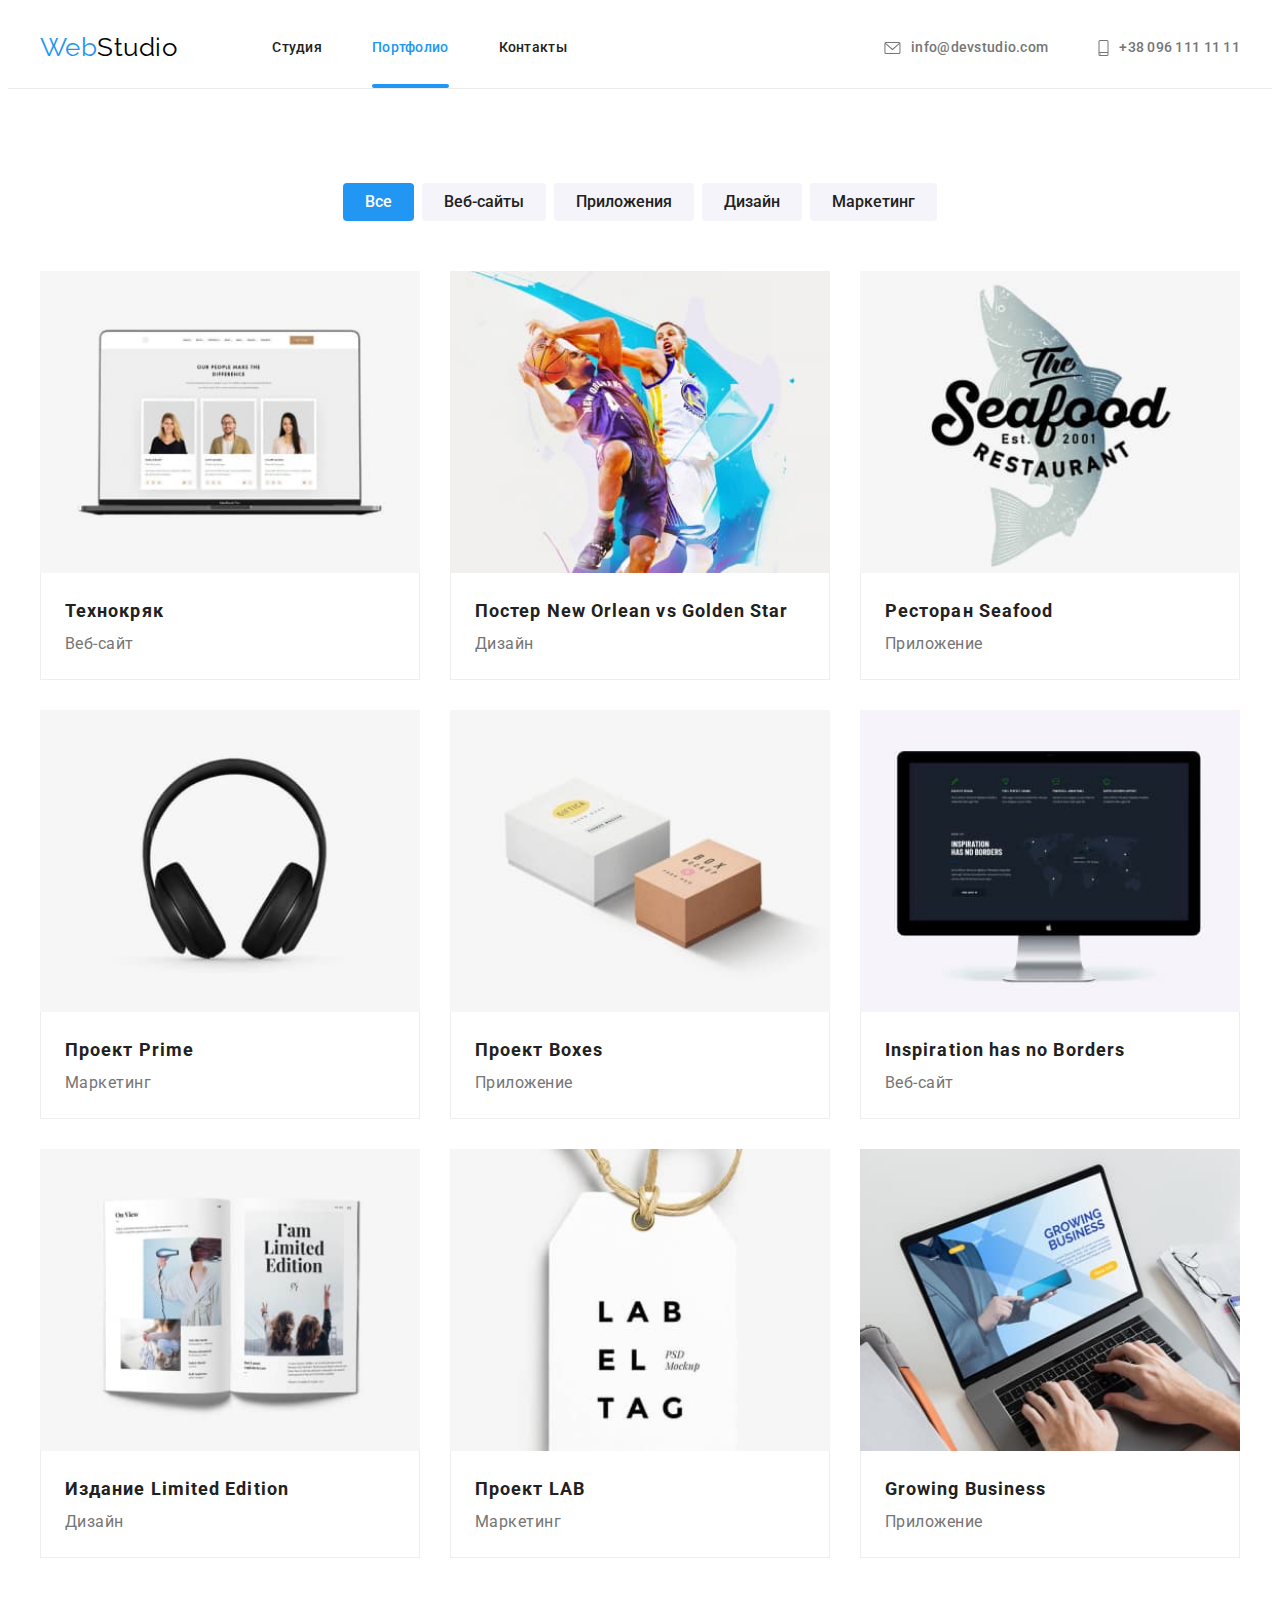
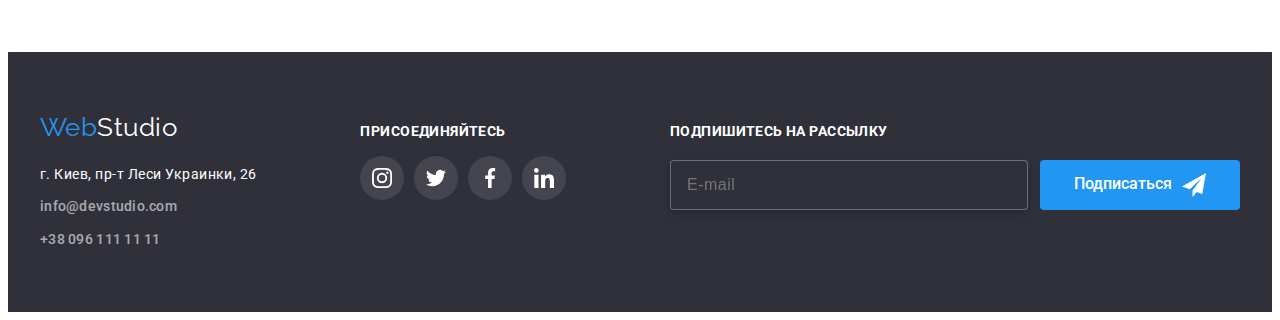
<file: portfolio.html>
<!DOCTYPE html>
<html lang="ru">
  <head>
    <meta charset="UTF-8" />
    <meta http-equiv="X-UA-Compatible" content="IE=edge" />
    <meta name="viewport" content="width=device-width, initial-scale=1.0"/>
    <link
      href="https://fonts.googleapis.com/css2?family=Raleway:wght@700&family=Roboto:wght@400;500;700;900&display=swap"
      rel="stylesheet"
    />
    <link
      rel="stylesheet"
      href="https://cdnjs.cloudflare.com/ajax/libs/modern-normalize/1.1.0/modern-normalize.min.css"
      integrity="sha512-wpPYUAdjBVSE4KJnH1VR1HeZfpl1ub8YT/NKx4PuQ5NmX2tKuGu6U/JRp5y+Y8XG2tV+wKQpNHVUX03MfMFn9Q=="
      crossorigin="anonymous"
      referrerpolicy="no-referrer"
    />
    <link rel="stylesheet" href="./css/main.min.css" />
    <title>Document</title>
  </head>
  <body>
    <!--Header-->
    <header class="page-header">
      <div class="container container__header">
        <nav class="site-nav">
          <a href="./portfolio.html" class="logo">
            Web<span class="logo__text">Studio</span>
          </a>
          <button type="button" class="button__menu js-open-menu js-close-menu" 
          aria-expanded="false" aria-controls="mobile-menu" data-menu-button>
            <svg height="40" width="40"
            aria-label="Переключатель мобильного меню">
              <use class="site-nav__icon--menu" href="./images/icons.svg#icon-menu"></use>
              <use class="site-nav__icon--cross" href="./images/icons.svg#icon-cross"></use>
            </svg>
          </button>
          <div class="menu js-menu-container" id="mobile-menu" data-menu>
            <div class="menu-nav">
              <ul class="menu-nav__list">
                <li class="menu-nav__item"><a href="./index.html" class="menu-nav__link">Студия</a></li>
                <li class="menu-nav__item"><a href="./portfolio.html" class="menu-nav__link menu-nav__link--current">Портфолио</a></li>
                <li class="menu-nav__item"><a href="#" class="menu-nav__link">Контакты</a></li>
              </ul>
            </div>
            <div class="menu-contacts">
              <ul class="menu-contacts__list">
                <li class="menu-contacts__item">
                  <a href="tel:+380961111111" class="menu-contacts__link menu-contacts__link--current">
                    +38 096 111 11 11</a>
                </li>
                <li class="menu-contacts__item"> 
                  <a href="mailto:info@devstudio.com" class="menu-contacts__link">
                    info@devstudio.com</a>
                </li>
              </ul>
            </div>
            <div class="menu-sites">
              <ul class="menu-sites__list">
                <li class="menu-sites__item"><a href="#" class="menu-sites__link">Instagram</a></li>
                <li class="menu-sites__item"><a href="#" class="menu-sites__link">Twitter</a></li>
                <li class="menu-sites__item"><a href="#" class="menu-sites__link">Facebook</a></li>
                <li class="menu-sites__item"><a href="#" class="menu-sites__link">LinkedIn</a></li>
              </ul>
            </div>
            
          </div>
          <ul class="site-nav__list">
            <li class="site-nav__item"><a href="./index.html" class="site-nav__link">Студия</a></li>
            <li class="site-nav__item">
              <a href="./portfolio.html" class="site-nav__link site-nav__link--current">Портфолио</a>
            </li>
            <li class="site-nav__item"><a href="#" class="site-nav__link">Контакты</a></li>
          </ul>
        </nav>
        <ul class="contacts">
          <li class="contacts__item">
            <a href="mailto:info@devstudio.com" class="contacts__link">
              <svg class="contacts__icon"  height="12" width="17">
                <use href="./images/icons.svg#icon-envelope-2"></use>
              </svg>
              info@devstudio.com</a>
          </li>
          <li class="contacts__item">
            <a href="tel:+380961111111" class="contacts__link">
              <svg class="contacts__icon" height="16" width="11">
                <use href="./images/icons.svg#icon-smartphone"></use>
              </svg>
              +38 096 111 11 11</a>
          </li>
        </ul>
      </div>
    </header>
    <!--Hero-->
    <main>
      <section class="section">
        <div class="container btn-container">
          <!-- Radio-buttons -->
          <h1 class="section-title section-title--hidden">Портфолио</h1>
          <ul class="button__list">
            <li class="button__item">
              <button type="button" class="button button--active button--shadowed">Все</button></li>
            <li class="button__item">
              <button type="button" class="button button--shadowed">Веб-сайты</button>
            </li>
            <li class="button__item">
              <button type="button" class="button button--shadowed">Приложения</button>
            </li>
            <li class="button__item">
              <button type="button" class="button button--shadowed">Дизайн</button>
            </li>
            <li class="button__item">
              <button type="button" class="button button--shadowed">Маркетинг</button>
            </li>
          </ul>
          <!-- Categories -->
          <ul class="categories">
            <li class="categories__item">
              <a href="#" class="categories__link">
                <div class="categories__label">
                  <img srcset="./images/team-p.jpg 1x, ./images/team-p@2x.jpg 2x"
                  src="./images/team-p.jpg" alt="Команда" width="370" />
                  <p class="categories__paragraphe">Технокряк это современная площадка распространения коронавируса. Компании используют эту платформу для цифрового шпионажа и атак на защищённые сервера конкурентов.</p>
                </div>
                
                <div class="categories__card">
                  <h2 class="categories__title">Технокряк</h2>
                <p class="categories__name">Веб-сайт</p>
                </div>
              </a>
            </li>
            <li class="categories__item">
              <a href="#" class="categories__link">
                <div class="categories__label">
                  <img srcset="./images/poster-p.jpg 1x, ./images/poster-p@2x.jpg 2x"
                  src="./images/poster-p.jpg" alt="Постер" width="370" />
                  <p class="categories__paragraphe">Технокряк это современная площадка распространения коронавируса. Компании используют эту платформу для цифрового шпионажа и атак на защищённые сервера конкурентов.</p>
                </div>
               
                <div class="categories__card">
                  <h2 class="categories__title">
                    Постер <span lang="en">New Orlean vs Golden Star</span>
                  </h2>
                  <p class="categories__name">Дизайн</p>
                </div>
              </a>
            </li>
            <li class="categories__item">
              <a href="#" class="categories__link">
                <div class="categories__label">
                  <img srcset="./images/restoran-p.jpg 1x, ./images/restoran-p@2x.jpg 2x"
                  src="./images/restoran-p.jpg" alt="Логотип ресторана морепродуктов" width="370" />
                  <p class="categories__paragraphe">Технокряк это современная площадка распространения коронавируса. Компании используют эту платформу для цифрового шпионажа и атак на защищённые сервера конкурентов.</p>
                </div>
               
                <div class="categories__card">
                  <h2 class="categories__title">Ресторан <span lang="en">Seafood</span></h2>
                <p class="categories__name">Приложение</p>
                </div>
              </a>
            </li>
            <li class="categories__item">
              <a href="#" class="categories__link">
                <div class="categories__label">
                  <img srcset="./images/headphones-p.jpg 1x, ./images/headphones-p@2x.jpg 2x"
                  src="./images/headphones-p.jpg"
                  alt="Наушники"
                  width="370"
                />
                  <p class="categories__paragraphe">Технокряк это современная площадка распространения коронавируса. Компании используют эту платформу для цифрового шпионажа и атак на защищённые сервера конкурентов.</p>
                </div>
                
                <div class="categories__card">
                  <h2 class="categories__title">Проект <span lang="en">Prime</span></h2>
                <p class="categories__name">Маркетинг</p>
                </div>
              </a>
            </li>
            <li class="categories__item">
              <a href="#" class="categories__link">
                <div class="categories__label">
                  <img srcset="./images/boxes-p.jpg 1x, ./images/boxes-p@2x.jpg 2x"
                  src="./images/boxes-p.jpg" alt="Коробочки" width="370" />
                  <p class="categories__paragraphe">Технокряк это современная площадка распространения коронавируса. Компании используют эту платформу для цифрового шпионажа и атак на защищённые сервера конкурентов.</p>
                </div>
                
                <div class="categories__card">
                  <h2 class="categories__title">Проект <span lang="en">Boxes</span></h2>
                <p class="categories__name">Приложение</p>
                </div>
              </a>
            </li>
            <li class="categories__item">
              <a href="#" class="categories__link">
                <div class="categories__label">
                  <img srcset="./images/mac-p.jpg 1x, ./images/mac-p@2x.jpg 2x"
                  src="./images/mac-p.jpg" alt="Веб-сайт" width="370" />
                  <p class="categories__paragraphe">Технокряк это современная площадка распространения коронавируса. Компании используют эту платформу для цифрового шпионажа и атак на защищённые сервера конкурентов.</p>
                </div>
                
                <div class="categories__card">
                  <h2 lang="en" class="categories__title">Inspiration has no Borders</h2>
                <p class="categories__name">Веб-сайт</p>
                </div>
              </a>
            </li>
            <li class="categories__item">
              <a href="#" class="categories__link">
                <div class="categories__label">
                  <img srcset="./images/journal-p.jpg 1x, ./images/journal-p@2x.jpg 2x"
                  src="./images/journal-p.jpg"
                  alt="Лимитированое издание журнала"
                  width="370"
                />
                  <p class="categories__paragraphe">Технокряк это современная площадка распространения коронавируса. Компании используют эту платформу для цифрового шпионажа и атак на защищённые сервера конкурентов.</p>
                </div>
                
                <div class="categories__card">
                  <h2 class="categories__title">
                    Издание <span lang="en">Limited Edition</span>
                  </h2>
                  <p class="categories__name">Дизайн</p>
                </div>
              </a>
            </li>
            <li class="categories__item">
              <a href="#" class="categories__link">
                <div class="categories__label">
                  <img srcset="./images/label-p.jpg 1x, ./images/label-p@2x.jpg 2x"
                  src="./images/label-p.jpg" alt="Лейбл" width="370" />
                  <p class="categories__paragraphe">Технокряк это современная площадка распространения коронавируса. Компании используют эту платформу для цифрового шпионажа и атак на защищённые сервера конкурентов.</p>
                </div>
                
                <div class="categories__card">
                  <h2 class="categories__title">Проект <span lang="en">LAB</span></h2>
                <p class="categories__name">Маркетинг</p>
                </div>
              </a>
            </li>
            <li class="categories__item">
              <a href="#" class="categories__link">
                <div class="categories__label">
                  <img srcset="./images/coding-p.jpg 1x, ./images/coding-p@2x.jpg 2x"
                  src="./images/coding-p.jpg"
                  alt="Работа с приложением"
                  width="370"
                />
                  <p class="categories__paragraphe">Технокряк это современная площадка распространения коронавируса. Компании используют эту платформу для цифрового шпионажа и атак на защищённые сервера конкурентов.</p>
                </div>
                
                <div class="categories__card">
                  <h2 lang="en" class="categories__title">Growing Business</h2>
                <p class="categories__name">Приложение</p>
                </div>
              </a>
            </li>
          </ul>
        </div>
      </section>
    </main>
    <!--Footer-->
    <footer class="page-footer">
      <div class="container container__footer">
        <div class="contact-info">
          <a href="./portfolio.html" class="logo logo--page-footer">
            Web<span class="logo__text logo__text--page-footer">Studio</span>
          </a>
          <address class="address">
            <a
              href="https://goo.gl/maps/gkgxRuRudtUXMFLTA"
              target="_blank"
              rel="noopener noreferrer"
              class="address__link"
              >г. Киев, пр-т Леси Украинки, 26
            </a>
            <ul class="contacts page-footer__contacts">
              <li class="page-footer__item">
                <a href="mailto:info@devstudio.com" class="page-footer__link"
                  >info@devstudio.com</a
                >
              </li>
              <li class="page-footer__item">
                <a href="tel:+380961111111" class="page-footer__link">+38 096 111 11 11</a>
              </li>
            </ul>
          </address>
        </div>
        <div class="networks">
          <p class="ftr__title">Присоединяйтесь</p>
          <ul class="sites">
            <li class="site__item ftr--site__item">
              <a href="#" class="site__link ftr--site__link">
                <svg class="site__icon" height="20" width="20">
                  <use href="./images/icons.svg#icon-instagram"></use>
                </svg>
              </a>
            </li>
            <li class="site__item ftr--site__item">
              <a href="#" class="site__link ftr--site__link">
                <svg class="site__icon" height="20" width="20">
                  <use href="./images/icons.svg#icon-twitter"></use>
                </svg>
              </a>
            </li>
            <li class="site__item ftr--site__item">
              <a href="#" class="site__link ftr--site__link">
                <svg class="site__icon" height="20" width="20">
                  <use href="./images/icons.svg#icon-facebook"></use>
                </svg>
              </a>
            </li>
            <li class="site__item ftr--site__item">
              <a href="#" class="site__link ftr--site__link">
                <svg class="site__icon" height="20" width="20">
                  <use href="./images/icons.svg#icon-linkedin"></use>
                </svg>
              </a>
            </li>
          </ul>
        </div>
        <div class="follow">
          <p class="ftr__title">Подпишитесь на рассылку</p>
          <div class="follow__thumb">
            <input type="email" name="email" class="follow__email" placeholder="E-mail">
            <button type="submit" class="button button--active button__follow">Подписаться
              <svg class="site__icon follow--site__icon" height="24" width="24">
                <use href="./images/icons.svg#icon-send"></use>
              </svg>
            </button>
          </div>
        </div>
      </div>
    </footer>
    <script src="./js/mobile-menu.js"></script>
  </body>
</html>
</file>
<file: css/main.min.css>
p,h1,h2,h3,h4,h5,h6{margin:0}ul{margin:0;padding:0;list-style:none}img{display:block;min-width:100%;height:auto}address{font-style:normal}.site-nav__list,.menu-nav__list,.menu-contacts__list,.features,.photos__list,.team,.button__list,.page-footer__contacts{list-style-type:none}a{text-decoration:none}.container{padding-right:15px;padding-left:15px;margin:0 auto}@media screen and (min-width: 768px){.container__header{display:-webkit-box;display:-ms-flexbox;display:flex;-webkit-box-align:center;-ms-flex-align:center;align-items:center;-webkit-box-pack:justify;-ms-flex-pack:justify;justify-content:space-between}}@media screen and (min-width: 480px){.container{width:480px}}@media screen and (min-width: 768px){.container{width:768px}}@media screen and (min-width: 1200px){.container{width:1200px}}@media screen and (min-width: 1200px){.container__footer{display:-webkit-box;display:-ms-flexbox;display:flex;-ms-flex-line-pack:center;align-content:center;-webkit-box-align:baseline;-ms-flex-align:baseline;align-items:baseline;-webkit-box-pack:justify;-ms-flex-pack:justify;justify-content:space-between}}.contact-info{padding:0}@media screen and (max-width: 480px), (min-width: 480px){.contact-info{display:-webkit-box;display:-ms-flexbox;display:flex;-webkit-box-orient:vertical;-webkit-box-direction:normal;-ms-flex-direction:column;flex-direction:column;-webkit-box-align:center;-ms-flex-align:center;align-items:center}}@media screen and (min-width: 768px){.contact-info{display:-webkit-inline-box;display:-ms-inline-flexbox;display:inline-flex;-webkit-box-orient:vertical;-webkit-box-direction:normal;-ms-flex-direction:column;flex-direction:column;-webkit-box-align:center;-ms-flex-align:center;align-items:center;margin-left:76px}}@media screen and (min-width: 1200px){.contact-info{display:-webkit-box;display:-ms-flexbox;display:flex;-webkit-box-orient:vertical;-webkit-box-direction:normal;-ms-flex-direction:column;flex-direction:column;-ms-flex-line-pack:start;align-content:flex-start;-webkit-box-align:start;-ms-flex-align:start;align-items:flex-start;margin-left:0}}.networks{padding:0}@media screen and (max-width: 480px), (min-width: 480px){.networks{display:-webkit-box;display:-ms-flexbox;display:flex;-webkit-box-orient:vertical;-webkit-box-direction:normal;-ms-flex-direction:column;flex-direction:column;-webkit-box-align:center;-ms-flex-align:center;align-items:center;margin-top:60px}}@media screen and (min-width: 768px){.networks{display:-webkit-inline-box;display:-ms-inline-flexbox;display:inline-flex;-webkit-box-orient:vertical;-webkit-box-direction:normal;-ms-flex-direction:column;flex-direction:column;-webkit-box-align:center;-ms-flex-align:center;align-items:center;margin:0;margin-left:165px}}@media screen and (min-width: 1200px){.networks{display:-webkit-box;display:-ms-flexbox;display:flex;-webkit-box-orient:vertical;-webkit-box-direction:normal;-ms-flex-direction:column;flex-direction:column;-webkit-box-align:start;-ms-flex-align:start;align-items:flex-start;margin:0}}.follow{padding:0}@media screen and (max-width: 480px), (min-width: 480px){.follow{display:-webkit-box;display:-ms-flexbox;display:flex;-webkit-box-orient:vertical;-webkit-box-direction:normal;-ms-flex-direction:column;flex-direction:column;-webkit-box-align:center;-ms-flex-align:center;align-items:center;margin-top:60px}}@media screen and (min-width: 1200px){.follow{display:-webkit-box;display:-ms-flexbox;display:flex;-webkit-box-pack:center;-ms-flex-pack:center;justify-content:center;-webkit-box-align:start;-ms-flex-align:start;align-items:flex-start;margin:0}}.menu{position:fixed;top:0;left:0;width:100%;font-weight:500;z-index:1;background-color:#fff;text-align:left;padding:48px 40px;overflow:auto;-webkit-transition-property:opacity, -webkit-transform;transition-property:opacity, -webkit-transform;transition-property:transform, opacity;transition-property:transform, opacity, -webkit-transform;-webkit-transform:translatex(100%);transform:translatex(100%);-webkit-transition-duration:250ms;transition-duration:250ms;-webkit-transition-timing-function:cubic-bezier(0.4, 0, 0.2, 1);transition-timing-function:cubic-bezier(0.4, 0, 0.2, 1);opacity:0}@media screen and (min-width: 768px){.menu{display:none}}.menu.is-open{overflow:scroll;-webkit-transform:translatex(0);transform:translatex(0);opacity:1}@media screen and (max-width: 767px){.menu.is-open{width:100%;height:100%}}@media screen and (min-width: 768px){.menu.is-open{display:none}}.page-header{border-bottom:1px solid #ececec}@media screen and (max-width: 767px){.page-header{position:relative}}@media screen and (min-width: 768px){.page-header{display:-webkit-box;display:-ms-flexbox;display:flex;-webkit-box-pack:justify;-ms-flex-pack:justify;justify-content:space-between}}@media screen and (min-width: 1200px){.page-header{display:-webkit-box;display:-ms-flexbox;display:flex;-webkit-box-align:center;-ms-flex-align:center;align-items:center;-webkit-box-pack:justify;-ms-flex-pack:justify;justify-content:space-between}}.logo{font-family:"Raleway";font-size:26px;line-height:1.19;text-decoration:none;color:#2196f3;padding-top:24px;padding-bottom:25px}@media screen and (min-width: 768px){.logo{margin-right:auto}}@media screen and (min-width: 1200px){.logo{margin-right:95px}}.logo--page-footer{font-family:"Raleway";font-size:26px;line-height:1.19;text-decoration:none;color:#2196f3;padding:0}@media screen and (max-width: 480px), (min-width: 480px){.logo--page-footer{margin-right:0;margin-bottom:20px}}.logo__text{color:#000}.logo__text--page-footer{color:#fff}@media screen and (max-width: 480px), (min-width: 480px){.site-nav{display:-webkit-box;display:-ms-flexbox;display:flex;-webkit-box-align:center;-ms-flex-align:center;align-items:center;-webkit-box-pack:justify;-ms-flex-pack:justify;justify-content:space-between}}@media screen and (min-width: 768px){.site-nav{display:-webkit-box;display:-ms-flexbox;display:flex;-webkit-box-align:center;-ms-flex-align:center;align-items:center;-webkit-box-pack:justify;-ms-flex-pack:justify;justify-content:space-between}}.site-nav__list{display:-webkit-box;display:-ms-flexbox;display:flex;padding:0}@media screen and (max-width: 480px), (min-width: 480px){.site-nav__list{display:none}}@media screen and (min-width: 768px){.site-nav__list{display:-webkit-box;display:-ms-flexbox;display:flex;margin-left:88px}}@media screen and (min-width: 1200px){.site-nav__list{display:-webkit-box;display:-ms-flexbox;display:flex;margin-left:0}}.site-nav__item{display:-webkit-box;display:-ms-flexbox;display:flex;-webkit-box-pack:start;-ms-flex-pack:start;justify-content:flex-start;-ms-flex-line-pack:center;align-content:center;margin-right:50px}.site-nav__item:last-child{margin-right:0}.site-nav__link{font-weight:500;font-size:14px;line-height:1.14;letter-spacing:0.02em;color:#212121;text-decoration:none;padding-top:32px;padding-bottom:32px;-webkit-transition-property:color;transition-property:color;-webkit-transition-duration:250ms;transition-duration:250ms;-webkit-transition-timing-function:cubic-bezier(0.4, 0, 0.2, 1);transition-timing-function:cubic-bezier(0.4, 0, 0.2, 1)}.site-nav__link--current,.site-nav__link{position:relative}.site-nav__link:hover,.site-nav__link:focus,.site-nav__link--current{color:#2196f3}.site-nav__link--current::after,.site-nav__link::after{position:absolute;bottom:0;left:0;display:block;content:'';width:100%;height:4px;background:#2196f3;-webkit-box-sizing:border-box;box-sizing:border-box;border-radius:2px;opacity:1}.site-nav__link::after{opacity:0;-webkit-transition-property:opacity;transition-property:opacity;-webkit-transition-duration:250ms;transition-duration:250ms;-webkit-transition-timing-function:cubic-bezier(0.4, 0, 0.2, 1);transition-timing-function:cubic-bezier(0.4, 0, 0.2, 1)}.site-nav__link:hover::after,.site-nav__link--current::after{opacity:1}.contacts{font-weight:500;letter-spacing:0.02em;text-decoration:none;list-style-type:none}@media screen and (max-width: 480px), (min-width: 480px){.contacts{display:none}}@media screen and (min-width: 768px){.contacts{display:inline-block;-webkit-box-orient:vertical;-webkit-box-direction:normal;-ms-flex-direction:column;flex-direction:column;-webkit-box-pack:end;-ms-flex-pack:end;justify-content:flex-end;font-size:12px;line-height:1.17}}@media screen and (min-width: 1200px){.contacts{display:-webkit-box;display:-ms-flexbox;display:flex;-webkit-box-orient:horizontal;-webkit-box-direction:normal;-ms-flex-direction:row;flex-direction:row;-webkit-box-pack:end;-ms-flex-pack:end;justify-content:flex-end;font-size:14px;line-height:1.14}}.contacts__icon{fill:currentColor;margin-right:10px}.contacts__link{color:#757575;text-decoration:none;padding-top:32px;padding-bottom:32px;display:-webkit-box;display:-ms-flexbox;display:flex;-webkit-box-align:center;-ms-flex-align:center;align-items:center;-webkit-transition-property:color;transition-property:color;-webkit-transition-duration:250ms;transition-duration:250ms;-webkit-transition-timing-function:cubic-bezier(0.4, 0, 0.2, 1);transition-timing-function:cubic-bezier(0.4, 0, 0.2, 1)}@media screen and (min-width: 768px){.contacts__link{display:-webkit-inline-box;display:-ms-inline-flexbox;display:inline-flex;padding:0;padding-top:21px;padding-bottom:5px}.contacts__item:last-child .contacts__link{padding-top:5px;padding-bottom:21px}}@media screen and (min-width: 1200px){.contacts__link{display:-webkit-box;display:-ms-flexbox;display:flex;padding:0;padding-top:32px;padding-bottom:32px}.contacts__item:last-child .contacts__link{padding-top:32px;padding-bottom:32px}}.contacts__link:hover,.contacts__link:focus{color:#2196f3}.contacts__item{display:-webkit-box;display:-ms-flexbox;display:flex;margin-right:50px}@media screen and (min-width: 768px){.contacts__item{display:-webkit-box;display:-ms-flexbox;display:flex;-webkit-box-align:end;-ms-flex-align:end;align-items:flex-end;margin:0}}@media screen and (min-width: 1200px){.contacts__item{margin-right:50px}}.contacts__item:last-child{margin-right:0}.section-title{color:#212121;text-align:center}@media screen and (max-width: 480px), (min-width: 480px), (max-width: 767px){.section-title{font-size:28px;line-height:1.19;margin-bottom:30px}}@media screen and (min-width: 768px){.section-title{margin-bottom:30px}}@media screen and (min-width: 1200px){.section-title{font-size:36px;line-height:1.17;margin-bottom:50px}}.section{text-align:center}@media screen and (max-width: 480px), (min-width: 480px), (min-width: 768px){.section{padding-top:60px;padding-bottom:60px}}@media screen and (min-width: 1200px){.section{padding-top:94px;padding-bottom:94px}}.hero{color:#fff;background-color:#2f303a;background-repeat:no-repeat;background-position:center;background-size:cover;max-width:1600px;margin:0 auto}@media screen and (max-width: 480px), (min-width: 480px){.hero{background-image:-webkit-gradient(linear, left top, right top, from(rgba(47,48,58,0.4)), to(rgba(47,48,58,0.4))),url(../images/hero-mobile.jpg);background-image:linear-gradient(to right, rgba(47,48,58,0.4), rgba(47,48,58,0.4)),url(../images/hero-mobile.jpg);max-width:480px}}@media screen and (min-width: 768px){.hero{background-image:-webkit-gradient(linear, left top, right top, from(rgba(47,48,58,0.4)), to(rgba(47,48,58,0.4))),url(../images/hero-tablet.jpg);background-image:linear-gradient(to right, rgba(47,48,58,0.4), rgba(47,48,58,0.4)),url(../images/hero-tablet.jpg);max-width:768px}}@media screen and (min-width: 1200px){.hero{background-image:-webkit-gradient(linear, left top, right top, from(rgba(47,48,58,0.4)), to(rgba(47,48,58,0.4))),url(../images/hero-desktop.jpg);background-image:linear-gradient(to right, rgba(47,48,58,0.4), rgba(47,48,58,0.4)),url(../images/hero-desktop.jpg);max-width:1600px}}@media screen and (max-width: 480px), (min-width: 480px){.hero{padding-top:118px;padding-bottom:118px}}@media screen and (max-width: 480px) and (min-device-pixel-ratio: 2), screen and (min-width: 480px) and (min-device-pixel-ratio: 2), screen and (max-width: 480px) and (-webkit-min-device-pixel-ratio: 2), (min-width: 480px) and (-webkit-min-device-pixel-ratio: 2), screen and (max-width: 480px) and (min-resolution: 192dpi), (min-width: 480px) and (min-resolution: 192dpi), screen and (max-width: 480px) and (min-resolution: 2dppx), (min-width: 480px) and (min-resolution: 2dppx){.hero{background-image:-webkit-gradient(linear, left top, right top, from(rgba(47,48,58,0.4)), to(rgba(47,48,58,0.4))),url(../images/hero-mobile@2x.jpg);background-image:linear-gradient(to right, rgba(47,48,58,0.4), rgba(47,48,58,0.4)),url(../images/hero-mobile@2x.jpg)}}@media screen and (min-width: 768px) and (min-device-pixel-ratio: 2), screen and (min-width: 768px) and (-webkit-min-device-pixel-ratio: 2), screen and (min-width: 768px) and (min-resolution: 192dpi), screen and (min-width: 768px) and (min-resolution: 2dppx){.hero{background-image:-webkit-gradient(linear, left top, right top, from(rgba(47,48,58,0.4)), to(rgba(47,48,58,0.4))),url(../images/hero-tablet@2x.jpg);background-image:linear-gradient(to right, rgba(47,48,58,0.4), rgba(47,48,58,0.4)),url(../images/hero-tablet@2x.jpg)}}@media screen and (min-width: 1200px){.hero{padding-top:200px;padding-bottom:200px}}@media screen and (min-width: 1200px) and (min-device-pixel-ratio: 2), screen and (min-width: 1200px) and (-webkit-min-device-pixel-ratio: 2), screen and (min-width: 1200px) and (min-resolution: 192dpi), screen and (min-width: 1200px) and (min-resolution: 2dppx){.hero{background-image:-webkit-gradient(linear, left top, right top, from(rgba(47,48,58,0.4)), to(rgba(47,48,58,0.4))),url(../images/hero-desktop@2x.jpg);background-image:linear-gradient(to right, rgba(47,48,58,0.4), rgba(47,48,58,0.4)),url(../images/hero-desktop@2x.jpg)}}@media screen and (min-width: 1200px) and (min-device-pixel-ratio: 3), screen and (min-width: 1200px) and (-webkit-min-device-pixel-ratio: 3), screen and (min-width: 1200px) and (min-resolution: 288dpi), screen and (min-width: 1200px) and (min-resolution: 3dppx){.hero{background-image:-webkit-gradient(linear, left top, right top, from(rgba(47,48,58,0.4)), to(rgba(47,48,58,0.4))),url(../images/hero-desktop@3x.jpg);background-image:linear-gradient(to right, rgba(47,48,58,0.4), rgba(47,48,58,0.4)),url(../images/hero-desktop@3x.jpg)}}.hero__title{font-weight:900;text-align:center;letter-spacing:0.06em;text-transform:uppercase;-webkit-box-pack:center;-ms-flex-pack:center;justify-content:center;margin:0 auto;margin-bottom:30px}@media screen and (max-width: 480px){.hero__title{font-size:26px;line-height:1.62;width:100%}}@media screen and (min-width: 480px){.hero__title{font-size:26px;line-height:1.62;width:360px}}@media screen and (min-width: 1200px){.hero__title{font-size:44px;line-height:1.36;width:695px}}@media screen and (min-width: 768px){.features{display:-webkit-box;display:-ms-flexbox;display:flex;-ms-flex-wrap:wrap;flex-wrap:wrap;margin:-15px}}.features__thumb{display:-webkit-box;display:-ms-flexbox;display:flex;-webkit-box-pack:center;-ms-flex-pack:center;justify-content:center;-webkit-box-align:center;-ms-flex-align:center;align-items:center;background-color:#f5f4fa;margin-bottom:30px;border-radius:4px;height:120px}.features__icon{height:70px;width:70px;fill:#212121}.features__title{color:#212121;font-size:14px;line-height:1.14;letter-spacing:0.03em;text-transform:uppercase;margin-bottom:10px}@media screen and (max-width: 480px), (min-width: 480px){.features__title{text-align:center}}@media screen and (min-width: 768px){.features__title{text-align:start}}.features__paragraphe{font-size:14px;line-height:1.71;letter-spacing:0.03em}.features__item{text-align:start}@media screen and (max-width: 480px), (min-width: 480px){.features__item{width:100%;margin-top:30px}}@media screen and (max-width: 767px){.features__item:first-child{margin-top:0}}@media screen and (min-width: 768px){.features__item{width:calc((100% - 4 * 15px)/2);margin:15px}}@media screen and (min-width: 1200px){.features__item{width:calc((100% - 4 * 30px)/4);margin:15px}}.section-title--hidden{position:absolute;width:1px;height:1px;margin:-1px;border:0;padding:0;white-space:nowrap;-webkit-clip-path:inset(100%);clip-path:inset(100%);clip:rect(0 0 0 0);overflow:hidden}.section.photos{padding-top:0}@media screen and (max-width: 480px), (min-width: 480px), (max-width: 767px){.section.photos{display:none}}@media screen and (min-width: 1200px){.section.photos{display:block}}.photos__list{display:-webkit-box;display:-ms-flexbox;display:flex}.photos__item{display:block;text-align:start;margin-right:30px}.photos__item:last-child{margin-right:0}.photos__thumb{position:relative;display:-webkit-box;display:-ms-flexbox;display:flex}.photos__thumb>.photos__text{position:absolute;width:370px;height:70px;background:rgba(47,48,58,0.8);bottom:0;display:-webkit-box;display:-ms-flexbox;display:flex;-webkit-box-pack:center;-ms-flex-pack:center;justify-content:center;-webkit-box-align:center;-ms-flex-align:center;align-items:center;font-weight:700;font-size:14px;line-height:1.14;letter-spacing:0.03em;text-transform:uppercase;color:#fff}.teams{background-color:#f5f4fa}.person{display:block;padding:30px 32px;-webkit-box-shadow:0px 1px 3px rgba(0,0,0,0.12),0px 1px 1px rgba(0,0,0,0.14),0px 2px 1px rgba(0,0,0,0.2);box-shadow:0px 1px 3px rgba(0,0,0,0.12),0px 1px 1px rgba(0,0,0,0.14),0px 2px 1px rgba(0,0,0,0.2);border-radius:0px 0px 4px 4px}.person__name{color:#212121;font-weight:500;font-size:16px;line-height:1.19}.person__spesification{font-size:16px;line-height:1.19;margin-top:10px}@media screen and (min-width: 768px){.team{display:-webkit-box;display:-ms-flexbox;display:flex;-ms-flex-wrap:wrap;flex-wrap:wrap;margin:-15px}}.team__item{margin-right:30px;background-color:#fff}@media screen and (max-width: 480px), (min-width: 480px){.team__item{width:100%;margin-right:0;margin-bottom:30px}}@media screen and (min-width: 768px){.team__item{width:calc((100% - 4 * 15px)/2);margin:15px}}@media screen and (min-width: 1200px){.team__item{width:calc((100% - 4 * 30px)/4);margin:15px}}.teamitem:last-child{margin-right:0}.sites{display:-webkit-box;display:-ms-flexbox;display:flex;-webkit-box-pack:center;-ms-flex-pack:center;justify-content:center;margin-top:16px}.site__item{margin-right:10px}.site__item:last-child{margin-right:0}.site__link{display:-webkit-box;display:-ms-flexbox;display:flex;-webkit-box-pack:center;-ms-flex-pack:center;justify-content:center;-webkit-box-align:center;-ms-flex-align:center;align-items:center;height:44px;width:44px;color:#AFB1B8;-webkit-box-sizing:border-box;box-sizing:border-box;border-radius:50%;-webkit-transition-property:color, background-color;transition-property:color, background-color;-webkit-transition-duration:250ms;transition-duration:250ms;-webkit-transition-timing-function:cubic-bezier(0.4, 0, 0.2, 1);transition-timing-function:cubic-bezier(0.4, 0, 0.2, 1)}.site__link:hover,.site__link:focus{color:#fff;background-color:#2196f3}.site__icon{fill:currentColor}@media screen and (max-width: 480px), (min-width: 480px){.client__list{display:-webkit-box;display:-ms-flexbox;display:flex;-ms-flex-wrap:wrap;flex-wrap:wrap;margin:-15px}}.client__item{-webkit-box-sizing:border-box;box-sizing:border-box;border-radius:4px;-webkit-box-pack:center;-ms-flex-pack:center;justify-content:center}@media screen and (max-width: 480px){.client__item{width:calc((100% - 4 * 15px)/2);margin:15px}}@media screen and (min-width: 480px){.client__item{width:calc((100% - 4 * 15px)/2);margin:15px}}@media screen and (min-width: 768px){.client__item{width:calc((100% - 6 * 15px)/3);margin:15px}}@media screen and (min-width: 1200px){.client__item{width:calc((100% - 6 * 30px)/6)}}.client__link{display:-webkit-box;display:-ms-flexbox;display:flex;-webkit-box-pack:center;-ms-flex-pack:center;justify-content:center;-webkit-box-align:center;-ms-flex-align:center;align-items:center;margin:0;color:#AFB1B8;border:1px solid #AFB1B8;-webkit-box-sizing:border-box;box-sizing:border-box;border-radius:4px;-webkit-transition-property:color, border-color;transition-property:color, border-color;-webkit-transition-duration:250ms;transition-duration:250ms;-webkit-transition-timing-function:cubic-bezier(0.4, 0, 0.2, 1);transition-timing-function:cubic-bezier(0.4, 0, 0.2, 1)}@media screen and (max-width: 480px){.client__link{width:100%;height:92px}}@media screen and (min-width: 480px){.client__link{width:100%;height:92px}}@media screen and (min-width: 768px){.client__link{width:100%;height:92px}}@media screen and (min-width: 1200px){.client__link{width:100%;height:92px}}.client__link:hover,.client__link:focus{color:#2196f3;border-color:#2196f3}.client__icon{fill:currentColor}.button{font-family:inherit;color:#212121;background-color:#f5f4fa;cursor:pointer;font-weight:500;font-size:16px;line-height:1.63;border:none;border-radius:4px;display:block;padding:6px 22px;margin:auto;-webkit-transition-property:color, background-color, -webkit-box-shadow;transition-property:color, background-color, -webkit-box-shadow;transition-property:color, background-color, box-shadow;transition-property:color, background-color, box-shadow, -webkit-box-shadow;-webkit-transition-duration:250ms;transition-duration:250ms;-webkit-transition-timing-function:cubic-bezier(0.4, 0, 0.2, 1);transition-timing-function:cubic-bezier(0.4, 0, 0.2, 1)}.button--active{background-color:#2196f3;color:#fff}.button__list .button:hover,.button__list .button:focus{color:#fff;background-color:#2196f3}.button--shadowed:hover,.button--shadowed:focus{-webkit-box-shadow:0px 3px 1px rgba(0,0,0,0.1),0px 1px 2px rgba(0,0,0,0.08),0px 2px 2px rgba(0,0,0,0.12);box-shadow:0px 3px 1px rgba(0,0,0,0.1),0px 1px 2px rgba(0,0,0,0.08),0px 2px 2px rgba(0,0,0,0.12)}@media screen and (max-width: 480px), (min-width: 480px){.button__list{display:-webkit-box;display:-ms-flexbox;display:flex;-ms-flex-wrap:wrap;flex-wrap:wrap;margin-bottom:40px}}@media screen and (min-width: 768px){.button__list{display:-webkit-box;display:-ms-flexbox;display:flex;-webkit-box-pack:center;-ms-flex-pack:center;justify-content:center;margin-bottom:30px}}@media screen and (min-width: 1200px){.button__list{display:-webkit-box;display:-ms-flexbox;display:flex;-webkit-box-pack:center;-ms-flex-pack:center;justify-content:center;margin-bottom:50px}}.button__item{margin-right:8px}@media screen and (max-width: 480px), (min-width: 480px){.button__item{margin-bottom:15px}}.button__item:nth-child(n+4){margin-bottom:0}.button__item:last-child{margin-right:0}@media screen and (min-width: 768px){.button__item{margin-bottom:0}}.button__hero--active{display:block;padding:10px 32px;margin:auto;-webkit-transition-property:-webkit-box-shadow;transition-property:-webkit-box-shadow;transition-property:box-shadow;transition-property:box-shadow, -webkit-box-shadow;-webkit-transition-duration:250ms;transition-duration:250ms;-webkit-transition-timing-function:cubic-bezier(0.4, 0, 0.2, 1);transition-timing-function:cubic-bezier(0.4, 0, 0.2, 1)}.button__hero--active:hover,.button__hero--active:focus{-webkit-box-shadow:0px 4px 4px rgba(0,0,0,0.15);box-shadow:0px 4px 4px rgba(0,0,0,0.15)}.button__follow{display:-webkit-inline-box;display:-ms-inline-flexbox;display:inline-flex;-webkit-box-pack:center;-ms-flex-pack:center;justify-content:center;-webkit-box-align:center;-ms-flex-align:center;align-items:center;width:200px;height:50px;margin:0}@media screen and (max-width: 1199px){.button__follow{margin-left:0}}@media screen and (min-width: 1200px){.button__follow{margin-left:12px}}.button__modal{width:200px;height:50px;margin:auto;margin-top:30px;-webkit-box-shadow:0px 4px 4px rgba(0,0,0,0.15);box-shadow:0px 4px 4px rgba(0,0,0,0.15)}.button__modal:hover,.button__modal:focus{background:#188CE8}.button__menu{display:-webkit-inline-box;display:-ms-inline-flexbox;display:inline-flex;margin:0;padding:0;border:none;background-color:transparent;cursor:pointer;visibility:visible}.button__menu .site-nav__icon--cross{display:none}.button__menu.is-open .site-nav__icon--cross{display:block}.button__menu.is-open .site-nav__icon--menu{display:none}@media screen and (max-width: 767px){.button__menu{visibility:visible;z-index:2}}@media screen and (min-width: 768px){.button__menu{position:absolute;width:1px;height:1px;margin:-1px;border:0;padding:0;clip:rect(0 0 0 0);overflow:hidden}}.categories{color:#212121;list-style-type:none}@media screen and (min-width: 768px){.categories{display:-webkit-box;display:-ms-flexbox;display:flex;-ms-flex-wrap:wrap;flex-wrap:wrap;margin-left:-30px;margin-top:-30px}}.categories__title{color:#212121;font-weight:700;font-size:18px;line-height:2;letter-spacing:0.06em}.categories__name{font-size:16px;line-height:1.87}.categories__item{-webkit-box-sizing:border-box;box-sizing:border-box;-ms-flex-preferred-size:calc((100% - 90px) / 3);flex-basis:calc((100% - 90px) / 3)}@media screen and (max-width: 480px), (min-width: 480px){.categories__item{width:100%;margin-top:30px}}@media screen and (min-width: 768px){.categories__item{width:calc((100% - 4 * 15px)/2);margin-top:30px;margin-left:30px}}@media screen and (min-width: 768px){.categories__item:last-child{margin-bottom:0}}@media screen and (min-width: 1200px){.categories__item{width:calc((100% - 4 * 30px)/4);margin-top:30px;margin-left:30px}}.categories__card{display:block;text-align:start;padding:20px 24px;border-left:1px solid #EEEEEE;border-right:1px solid #EEEEEE;border-bottom:1px solid #EEEEEE}@media screen and (min-width: 768px) and (max-width: 1199px){.categories__item:first-child .categories__card{-webkit-box-flex:1;-ms-flex-positive:1;flex-grow:1}}.categories__link{color:#757575;text-decoration:none;display:-webkit-box;display:-ms-flexbox;display:flex;-webkit-box-orient:vertical;-webkit-box-direction:normal;-ms-flex-direction:column;flex-direction:column;-webkit-box-pack:start;-ms-flex-pack:start;justify-content:flex-start;-webkit-transition-property:-webkit-box-shadow;transition-property:-webkit-box-shadow;transition-property:box-shadow;transition-property:box-shadow, -webkit-box-shadow;-webkit-transition-duration:250ms;transition-duration:250ms;-webkit-transition-timing-function:cubic-bezier(0.4, 0, 0.2, 1);transition-timing-function:cubic-bezier(0.4, 0, 0.2, 1)}.categories__link:hover,.categories__link:focus{-webkit-box-shadow:0px 1px 1px rgba(0,0,0,0.12),0px 4px 4px rgba(0,0,0,0.06),1px 4px 6px rgba(0,0,0,0.16);box-shadow:0px 1px 1px rgba(0,0,0,0.12),0px 4px 4px rgba(0,0,0,0.06),1px 4px 6px rgba(0,0,0,0.16)}@media screen and (min-width: 768px){.categories__link{height:100%}}.categories__label{position:relative;display:-webkit-box;display:-ms-flexbox;display:flex;-webkit-box-pack:center;-ms-flex-pack:center;justify-content:center;-webkit-box-align:center;-ms-flex-align:center;align-items:center;overflow:hidden}.categories__label::before{display:inline-block;position:absolute;content:'';width:100%;height:100%;background:rgba(33,150,243,0.902);-webkit-transition-property:opacity, -webkit-transform;transition-property:opacity, -webkit-transform;transition-property:transform, opacity;transition-property:transform, opacity, -webkit-transform;-webkit-transform:translatey(100%);transform:translatey(100%);-webkit-transition-duration:250ms;transition-duration:250ms;-webkit-transition-timing-function:cubic-bezier(0.4, 0, 0.2, 1);transition-timing-function:cubic-bezier(0.4, 0, 0.2, 1);opacity:0}.categories__link:hover .categories__label::before,.categories__link:focus .categories__label::before{-webkit-transform:translatey(0);transform:translatey(0);opacity:1}.categories__paragraphe{position:absolute;font-weight:400;font-size:18px;line-height:1.56;letter-spacing:0.03em;text-align:left;color:#fff;-webkit-transition-property:opacity, -webkit-transform;transition-property:opacity, -webkit-transform;transition-property:transform, opacity;transition-property:transform, opacity, -webkit-transform;-webkit-transform:translatey(100%);transform:translatey(100%);-webkit-transition-duration:250ms;transition-duration:250ms;-webkit-transition-timing-function:cubic-bezier(0.4, 0, 0.2, 1);transition-timing-function:cubic-bezier(0.4, 0, 0.2, 1);opacity:0}.categories__link:hover .categories__paragraphe,.categories__link:focus .categories__paragraphe{-webkit-transform:translatey(0);transform:translatey(0);opacity:1}@media screen and (max-width: 480px){.categories__paragraphe{padding:15px 5px;width:242px;height:100%;overflow:auto}}@media screen and (min-width: 480px){.categories__paragraphe{padding:0;width:402px;height:140px;overflow:hidden}}@media screen and (min-width: 768px){.categories__paragraphe{width:306px;height:196px}}.page-footer{background-color:#2f303a;padding-top:60px;padding-bottom:60px}.page-footer__contacts{display:inline-block}.page-footer__item{margin-bottom:9px}.page-footer__item:last-child{margin-top:0;margin-bottom:0}.page-footer__link{color:rgba(255,255,255,0.6);font-style:normal;line-height:1.71;text-decoration:none;-webkit-transition-property:color;transition-property:color;-webkit-transition-duration:250ms;transition-duration:250ms;-webkit-transition-timing-function:cubic-bezier(0.4, 0, 0.2, 1);transition-timing-function:cubic-bezier(0.4, 0, 0.2, 1)}.page-footer__link:hover,.page-footer__link:focus{color:#2196f3}.address{font-size:14px;line-height:1.71}@media screen and (max-width: 480px), (min-width: 480px){.address{display:-webkit-box;display:-ms-flexbox;display:flex;-webkit-box-orient:vertical;-webkit-box-direction:normal;-ms-flex-direction:column;flex-direction:column;-webkit-box-align:center;-ms-flex-align:center;align-items:center}}@media screen and (min-width: 1200px){.address{display:-webkit-box;display:-ms-flexbox;display:flex;-webkit-box-pack:start;-ms-flex-pack:start;justify-content:start;-webkit-box-align:start;-ms-flex-align:start;align-items:flex-start}}.address__link{display:block;color:#fff;font-style:normal;text-decoration:none;margin-bottom:9px;-webkit-transition-property:color;transition-property:color;-webkit-transition-duration:250ms;transition-duration:250ms;-webkit-transition-timing-function:cubic-bezier(0.4, 0, 0.2, 1);transition-timing-function:cubic-bezier(0.4, 0, 0.2, 1)}.address__link:hover,.address__link:focus{color:#2196f3}@media screen and (max-width: 480px), (min-width: 480px){.follow__thumb{display:-webkit-box;display:-ms-flexbox;display:flex;-webkit-box-orient:vertical;-webkit-box-direction:normal;-ms-flex-direction:column;flex-direction:column;-webkit-box-align:center;-ms-flex-align:center;align-items:center;margin-top:20px}}@media screen and (min-width: 1200px){.follow__thumb{display:-webkit-box;display:-ms-flexbox;display:flex;-webkit-box-orient:horizontal;-webkit-box-direction:normal;-ms-flex-direction:row;flex-direction:row;-webkit-box-align:start;-ms-flex-align:start;align-items:flex-start;margin-top:20px}}.follow__email{display:-webkit-box;display:-ms-flexbox;display:flex;-webkit-box-align:center;-ms-flex-align:center;align-items:center;height:50px;padding:15px 16px;will-change:transform;font-weight:400;font-size:16px;line-height:1.25;letter-spacing:0.03em;color:rgba(255,255,255,0.6);background-color:#2f303a;border:1px solid rgba(255,255,255,0.3);-webkit-box-sizing:border-box;box-sizing:border-box;-webkit-filter:drop-shadow(0px 4px 4px rgba(0,0,0,0.15));filter:drop-shadow(0px 4px 4px rgba(0,0,0,0.15));border-radius:4px;-webkit-transition-property:border-color;transition-property:border-color;-webkit-transition-duration:250ms;transition-duration:250ms;-webkit-transition-timing-function:cubic-bezier(0.4, 0, 0.2, 1);transition-timing-function:cubic-bezier(0.4, 0, 0.2, 1)}@media screen and (max-width: 480px){.follow__email{width:100%;margin-bottom:20px}}@media screen and (min-width: 480px){.follow__email{width:450px;margin-bottom:20px}}@media screen and (min-width: 768px){.follow__email{width:450px;margin-bottom:20px}}@media screen and (min-width: 1200px){.follow__email{width:358px;margin-bottom:0}}.follow__email:hover,.follow__email:focus{border-color:#2196f3}.follow--site__icon{margin-left:10px}.ftr__title{color:#fff;font-weight:700;font-size:14px;line-height:1.14;letter-spacing:0.03em;text-transform:uppercase}.ftr--site__item{margin-right:10px;-webkit-box-sizing:border-box;box-sizing:border-box;border-radius:50%;background-color:rgba(255,255,255,0.1)}.ftr--site__link{color:#fff;will-change:transform;-webkit-transition-property:background-color;transition-property:background-color;-webkit-transition-duration:250ms;transition-duration:250ms;-webkit-transition-timing-function:cubic-bezier(0.4, 0, 0.2, 1);transition-timing-function:cubic-bezier(0.4, 0, 0.2, 1)}.ftr--site__link:hover,.ftr--site__link:focus{background-color:#2196f3;-webkit-filter:drop-shadow(0px 4px 4px rgba(0,0,0,0.25));filter:drop-shadow(0px 4px 4px rgba(0,0,0,0.25))}.backdrop{position:fixed;top:0;left:0;width:100%;height:100%;background:rgba(0,0,0,0.2);z-index:2;opacity:1;-webkit-transition-property:opacity;transition-property:opacity;-webkit-transition-duration:250ms;transition-duration:250ms;-webkit-transition-timing-function:cubic-bezier(0.4, 0, 0.2, 1);transition-timing-function:cubic-bezier(0.4, 0, 0.2, 1);overflow-y:scroll}@media screen and (max-width: 480px){.backdrop{padding:93px 15px}}@media screen and (min-width: 480px){.backdrop{padding:63px 15px}}.is-hidden{visibility:hidden;opacity:0;pointer-events:none}.modal{position:absolute;top:50%;left:50%;-webkit-transform:translate(-50%, -50%) scale(1);transform:translate(-50%, -50%) scale(1);display:inline-block;padding:40px 39px 40px 41px;background-color:#fff;-webkit-box-sizing:border-box;box-sizing:border-box;-webkit-box-shadow:0px 1px 3px rgba(0,0,0,0.12),0px 1px 1px rgba(0,0,0,0.14),0px 2px 1px rgba(0,0,0,0.2);box-shadow:0px 1px 3px rgba(0,0,0,0.12),0px 1px 1px rgba(0,0,0,0.14),0px 2px 1px rgba(0,0,0,0.2);border-radius:4px;z-index:2;opacity:1;-webkit-transition-property:opacity, -webkit-transform;transition-property:opacity, -webkit-transform;transition-property:transform, opacity;transition-property:transform, opacity, -webkit-transform;-webkit-transition-duration:250ms;transition-duration:250ms;-webkit-transition-timing-function:cubic-bezier(0.4, 0, 0.2, 1);transition-timing-function:cubic-bezier(0.4, 0, 0.2, 1);overflow:scroll}@media screen and (max-width: 480px){.modal{width:100%;height:100%}}@media screen and (min-width: 480px){.modal{width:450px}}@media screen and (min-width: 768px){.modal{width:450px;height:609px}}@media screen and (min-width: 1200px){.modal{width:528px;height:581px}}.modal__title{font-weight:700;font-size:20px;line-height:1.15;text-align:center;letter-spacing:0.03em;color:#212121}@media screen and (max-width: 480px), (min-width: 480px){.modal__title{line-height:1.5}}@media screen and (min-width: 1200px){.modal__title{line-height:1.15}}.modal__form{margin-top:12px}.modal__fill{position:relative;margin-top:4px;color:#212121}.backdrop.is-hidden .modal{-webkit-transform:translate(-50%, -50%) scale(0);transform:translate(-50%, -50%) scale(0)}.modal__closing{position:absolute;top:8px;right:8px;display:-webkit-box;display:-ms-flexbox;display:flex;-webkit-box-pack:center;-ms-flex-pack:center;justify-content:center;-webkit-box-align:center;-ms-flex-align:center;align-items:center;cursor:pointer;width:30px;height:30px;padding:0;background:#fff;border:1px solid rgba(0,0,0,0.1);-webkit-box-sizing:border-box;box-sizing:border-box;border-radius:50%;-webkit-transition-property:border-color;transition-property:border-color;-webkit-transition-duration:250ms;transition-duration:250ms;-webkit-transition-timing-function:cubic-bezier(0.4, 0, 0.2, 1);transition-timing-function:cubic-bezier(0.4, 0, 0.2, 1)}.modal__closing:hover,.modal__closing:focus{border-color:#2196f3}.modal__icon--close{-webkit-transition-property:fill;transition-property:fill;-webkit-transition-duration:250ms;transition-duration:250ms;-webkit-transition-timing-function:cubic-bezier(0.4, 0, 0.2, 1);transition-timing-function:cubic-bezier(0.4, 0, 0.2, 1)}.modal__closing:hover .modal__icon--close,.modal__closing:focus .modal__icon--close{fill:#2196f3}.modal__label{display:-webkit-box;display:-ms-flexbox;display:flex;-webkit-box-orient:vertical;-webkit-box-direction:normal;-ms-flex-direction:column;flex-direction:column;margin-top:10px;font-weight:400;font-size:12px;line-height:1.17;letter-spacing:0.01em;text-align:start;color:#757575}.modal__label:first-child{margin-top:0}.modal__input{height:40px;font-weight:400;font-size:12px;line-height:1.17;letter-spacing:0.01em;text-align:start;padding-left:42px;color:#212121;border:1px solid rgba(33,33,33,0.2);-webkit-box-sizing:border-box;box-sizing:border-box;border-radius:4px;-webkit-transition-property:border-color;transition-property:border-color;-webkit-transition-duration:250ms;transition-duration:250ms;-webkit-transition-timing-function:cubic-bezier(0.4, 0, 0.2, 1);transition-timing-function:cubic-bezier(0.4, 0, 0.2, 1)}@media screen and (max-width: 480px){.modal__input{width:100%}}@media screen and (min-width: 480px){.modal__input{width:370px}}@media screen and (min-width: 768px){.modal__input{width:370px}}@media screen and (min-width: 1200px){.modal__input{width:448px}}.modal__input--coment{width:448px;height:120px;margin-top:4px;padding:12px 16px;resize:none}@media screen and (max-width: 480px){.modal__input--coment{width:100%}}@media screen and (min-width: 480px){.modal__input--coment{width:370px}}@media screen and (min-width: 768px){.modal__input--coment{width:370px}}@media screen and (min-width: 1200px){.modal__input--coment{width:448px}}.modal__input:hover,.modal__input:focus{border-color:#2196f3}.modal__icon{position:absolute;top:50%;left:12px;-webkit-transform:translateY(-50%);transform:translateY(-50%);width:18px;height:18px;-webkit-transition-property:fill;transition-property:fill;-webkit-transition-duration:250ms;transition-duration:250ms;-webkit-transition-timing-function:cubic-bezier(0.4, 0, 0.2, 1);transition-timing-function:cubic-bezier(0.4, 0, 0.2, 1)}.modal__input:hover+.modal__icon,.modal__input:focus+.modal__icon{fill:#2196f3}.terms{display:-webkit-box;display:-ms-flexbox;display:flex;-webkit-box-pack:justify;-ms-flex-pack:justify;justify-content:space-between;-webkit-box-align:center;-ms-flex-align:center;align-items:center;margin:auto;margin-top:20px;font-weight:400;letter-spacing:0.03em;color:#757575}@media screen and (max-width: 480px){.terms{font-size:12px;line-height:1.17}}@media screen and (min-width: 480px){.terms{font-size:12px;line-height:1.17}}.terms__paragpaphe{display:inline-block}.terms__checkbox{position:absolute;width:1px;height:1px;margin:-1px;border:0;padding:0;clip:rect(0 0 0 0);overflow:hidden}.terms__link{-webkit-text-decoration-line:underline;text-decoration-line:underline;color:#2196f3}.terms__link:hover{color:#188CE8}@media screen and (max-width: 480px), (min-width: 480px){.terms__link{font-size:12px;line-height:1.17}}@media screen and (min-width: 1200px){.terms__link{font-size:14px;line-height:1.71}}.terms__icon--check{display:inline-block;width:16px;height:15px;padding:2px 2px 2px 2px;margin-right:7px;-webkit-box-sizing:border-box;box-sizing:border-box;fill:#fff;background-color:#ffffff;border:2px solid #212121;border-radius:2px;-webkit-transition-property:fill, border-color, background-color;transition-property:fill, border-color, background-color;-webkit-transition-duration:250ms;transition-duration:250ms;-webkit-transition-timing-function:cubic-bezier(0.4, 0, 0.2, 1);transition-timing-function:cubic-bezier(0.4, 0, 0.2, 1)}.terms__icon--check:hover,.terms__checkbox:focus:not(:checked)+.terms__icon--check{border-color:#2196f3}.terms__checkbox:checked+.terms__icon--check{fill:#fff;background-color:#2196f3;border:none}@media screen and (max-width: 480px){.terms__icon--check{display:-webkit-inline-box;display:-ms-inline-flexbox;display:inline-flex;margin-right:0}}.site-nav__icon--menu{-webkit-transition-property:fill;transition-property:fill;-webkit-transition-duration:250ms;transition-duration:250ms;-webkit-transition-timing-function:cubic-bezier(0.4, 0, 0.2, 1);transition-timing-function:cubic-bezier(0.4, 0, 0.2, 1)}.button__menu:hover .site-nav__icon--menu,.button__menu:focus .site-nav__icon--menu{fill:#2196f3}.site-nav__icon--cross{-webkit-transition-property:fill;transition-property:fill;-webkit-transition-duration:250ms;transition-duration:250ms;-webkit-transition-timing-function:cubic-bezier(0.4, 0, 0.2, 1);transition-timing-function:cubic-bezier(0.4, 0, 0.2, 1)}.button__menu:hover .site-nav__icon--cross,.button__menu:focus .site-nav__icon--cross{fill:#2196f3}.menu-nav{display:inline-block}.menu-nav__item{margin-bottom:32px}.menu-nav__item:last-child{margin-bottom:0}.menu-nav__link{font-weight:500;font-size:40px;line-height:1.18;color:#212121;letter-spacing:0.02em;-webkit-transition-property:color;transition-property:color;-webkit-transition-duration:250ms;transition-duration:250ms;-webkit-transition-timing-function:cubic-bezier(0.4, 0, 0.2, 1);transition-timing-function:cubic-bezier(0.4, 0, 0.2, 1)}.menu-nav__link:hover,.menu-nav__link:focus{color:#2196f3}.menu-nav__link--current{color:#2196f3}.menu-contacts{margin-top:306px}.menu-contacts__item{margin-bottom:32px}.menu-contacts__item:last-child{margin-bottom:0}.menu-contacts__link{font-size:24px;line-height:1.17;color:#757575;text-decoration:none;-webkit-transition-property:color;transition-property:color;-webkit-transition-duration:250ms;transition-duration:250ms;-webkit-transition-timing-function:cubic-bezier(0.4, 0, 0.2, 1);transition-timing-function:cubic-bezier(0.4, 0, 0.2, 1)}.menu-contacts__link:hover,.menu-contacts__link:focus{color:#2196f3}.menu-contacts__link--current{font-size:34px;line-height:1.18;letter-spacing:0.02em;color:#2196f3;text-decoration:none}.menu-contacts__link--current:hover{color:#188CE8}.menu-sites{display:block;margin-top:64px}.menu-sites__list{display:-webkit-box;display:-ms-flexbox;display:flex}@media screen and (max-width: 480px){.menu-sites__list{width:100%;-ms-flex-wrap:wrap;flex-wrap:wrap}}.menu-sites__item{margin-right:10px;padding-right:10px;border-right:1px solid rgba(33,33,33,0.2)}.menu-sites__item:last-child{padding-right:0;margin-right:0;border:none}.menu-sites__link{font-size:18px;line-height:1.22;letter-spacing:0.02em;text-decoration:none;color:#2196f3;-webkit-transition-property:color;transition-property:color;-webkit-transition-duration:250ms;transition-duration:250ms;-webkit-transition-timing-function:cubic-bezier(0.4, 0, 0.2, 1);transition-timing-function:cubic-bezier(0.4, 0, 0.2, 1)}.menu-sites__link:hover,.menu-sites__link:focus{color:#188CE8}body{background-color:#fff;color:#757575;font-family:"Roboto", sans-serif;letter-spacing:0.03em}body.modal-open{overflow:hidden}
/*# sourceMappingURL=main.min.css.map */
</file>
